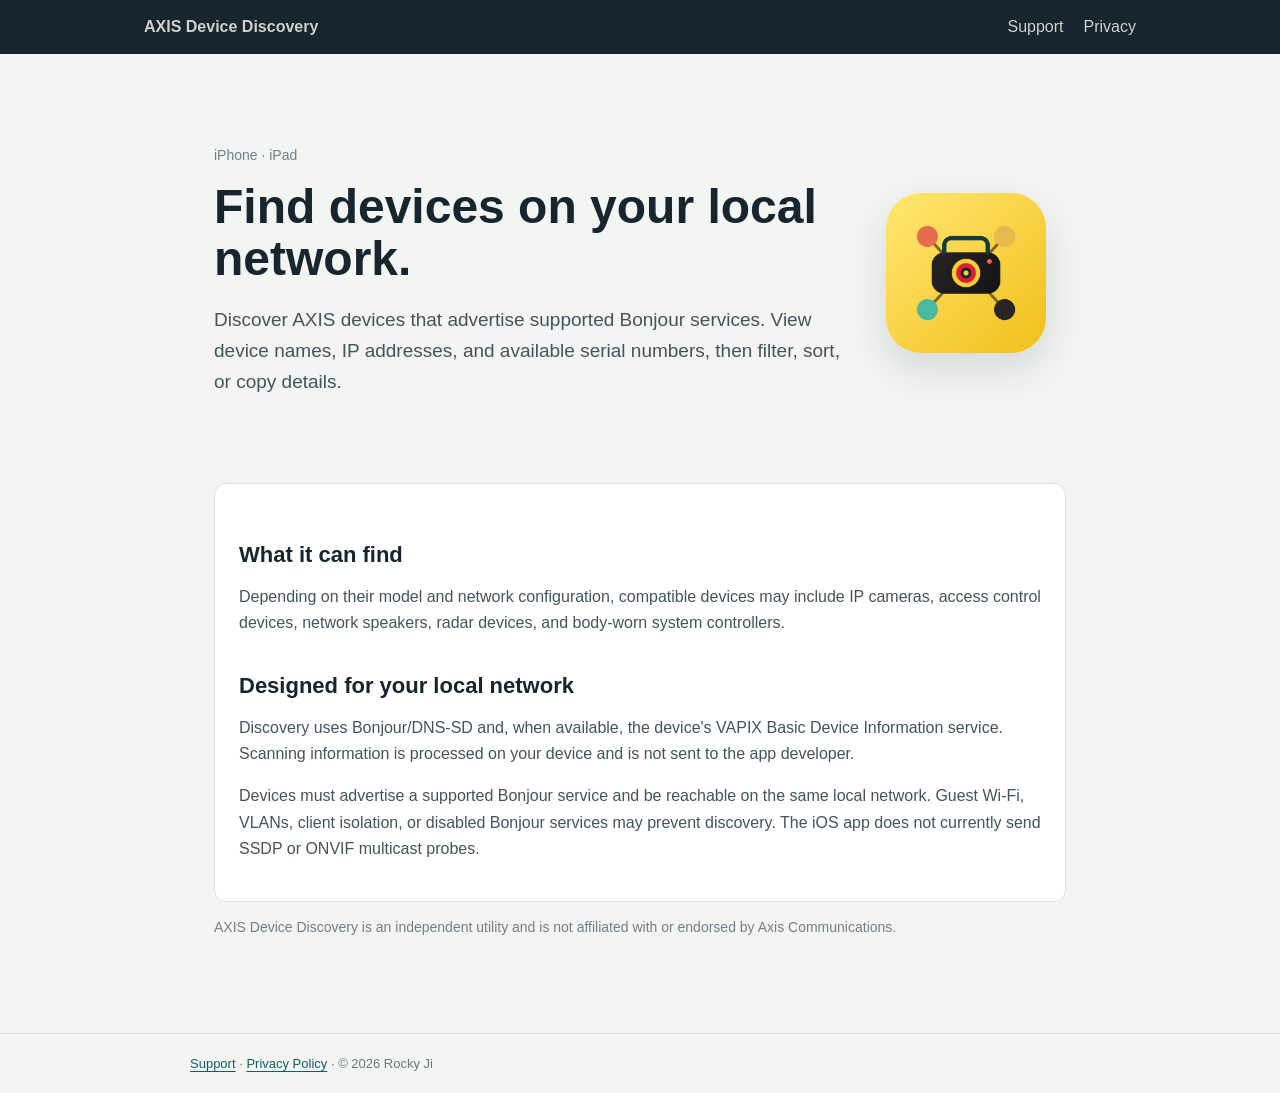
<file: docs/index.html>
<!doctype html>
<html lang="en">
<head>
  <meta charset="utf-8">
  <meta name="viewport" content="width=device-width, initial-scale=1">
  <meta name="description" content="Discover AXIS devices advertising supported Bonjour services on your local network.">
  <title>AXIS Device Discovery</title>
  <link rel="stylesheet" href="style.css">
</head>
<body>
<header><nav><a class="brand" href="index.html">AXIS Device Discovery</a><a href="support.html">Support</a><a href="privacy.html">Privacy</a></nav></header>
<main>
  <section class="hero">
    <div>
      <p class="meta">iPhone · iPad</p>
      <h1>Find devices on your local network.</h1>
      <p class="lead">Discover AXIS devices that advertise supported Bonjour services. View device names, IP addresses, and available serial numbers, then filter, sort, or copy details.</p>
    </div>
    <img src="assets/app-icon.png" alt="AXIS Device Discovery app icon">
  </section>
  <section class="panel">
    <h2>What it can find</h2>
    <p>Depending on their model and network configuration, compatible devices may include IP cameras, access control devices, network speakers, radar devices, and body-worn system controllers.</p>
    <h2>Designed for your local network</h2>
    <p>Discovery uses Bonjour/DNS-SD and, when available, the device's VAPIX Basic Device Information service. Scanning information is processed on your device and is not sent to the app developer.</p>
    <p>Devices must advertise a supported Bonjour service and be reachable on the same local network. Guest Wi-Fi, VLANs, client isolation, or disabled Bonjour services may prevent discovery. The iOS app does not currently send SSDP or ONVIF multicast probes.</p>
  </section>
  <p class="meta">AXIS Device Discovery is an independent utility and is not affiliated with or endorsed by Axis Communications.</p>
</main>
<footer><div><a href="support.html">Support</a> · <a href="privacy.html">Privacy Policy</a> · © 2026 Rocky Ji</div></footer>
</body>
</html>
</file>
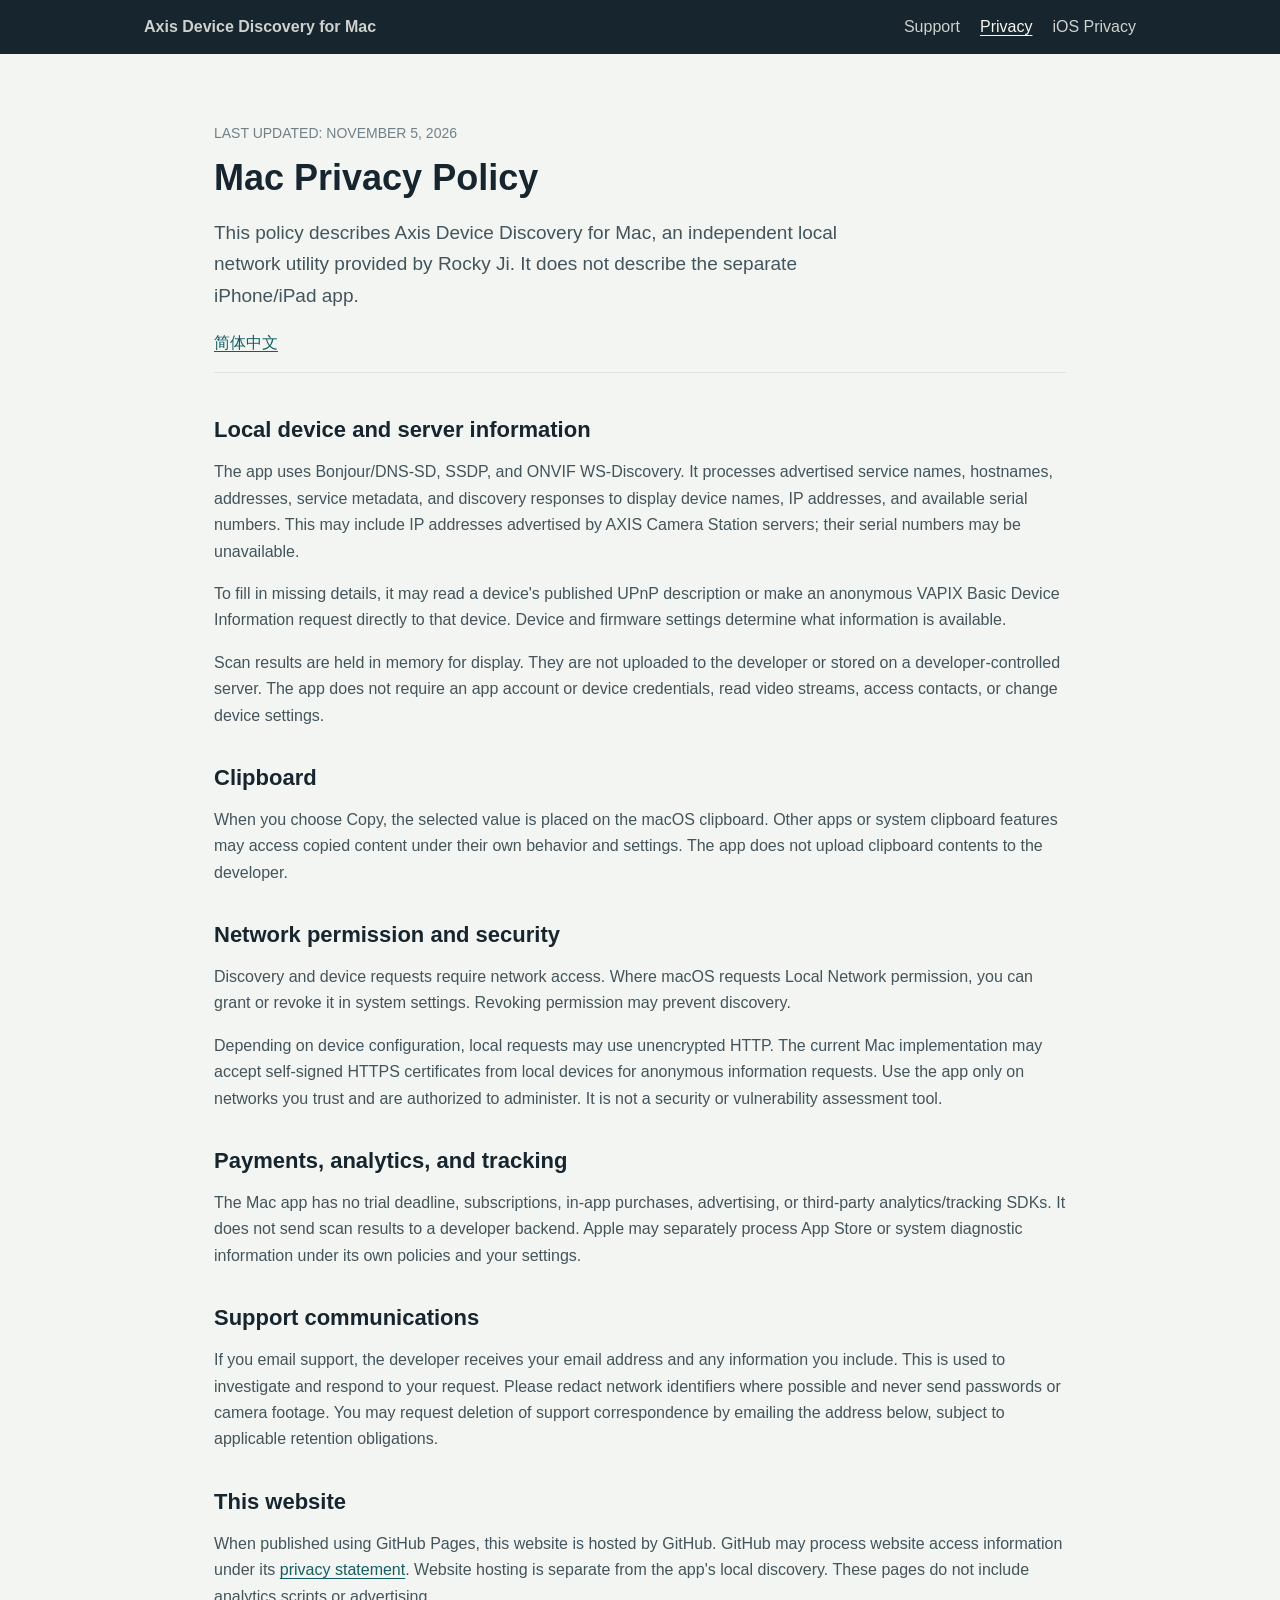
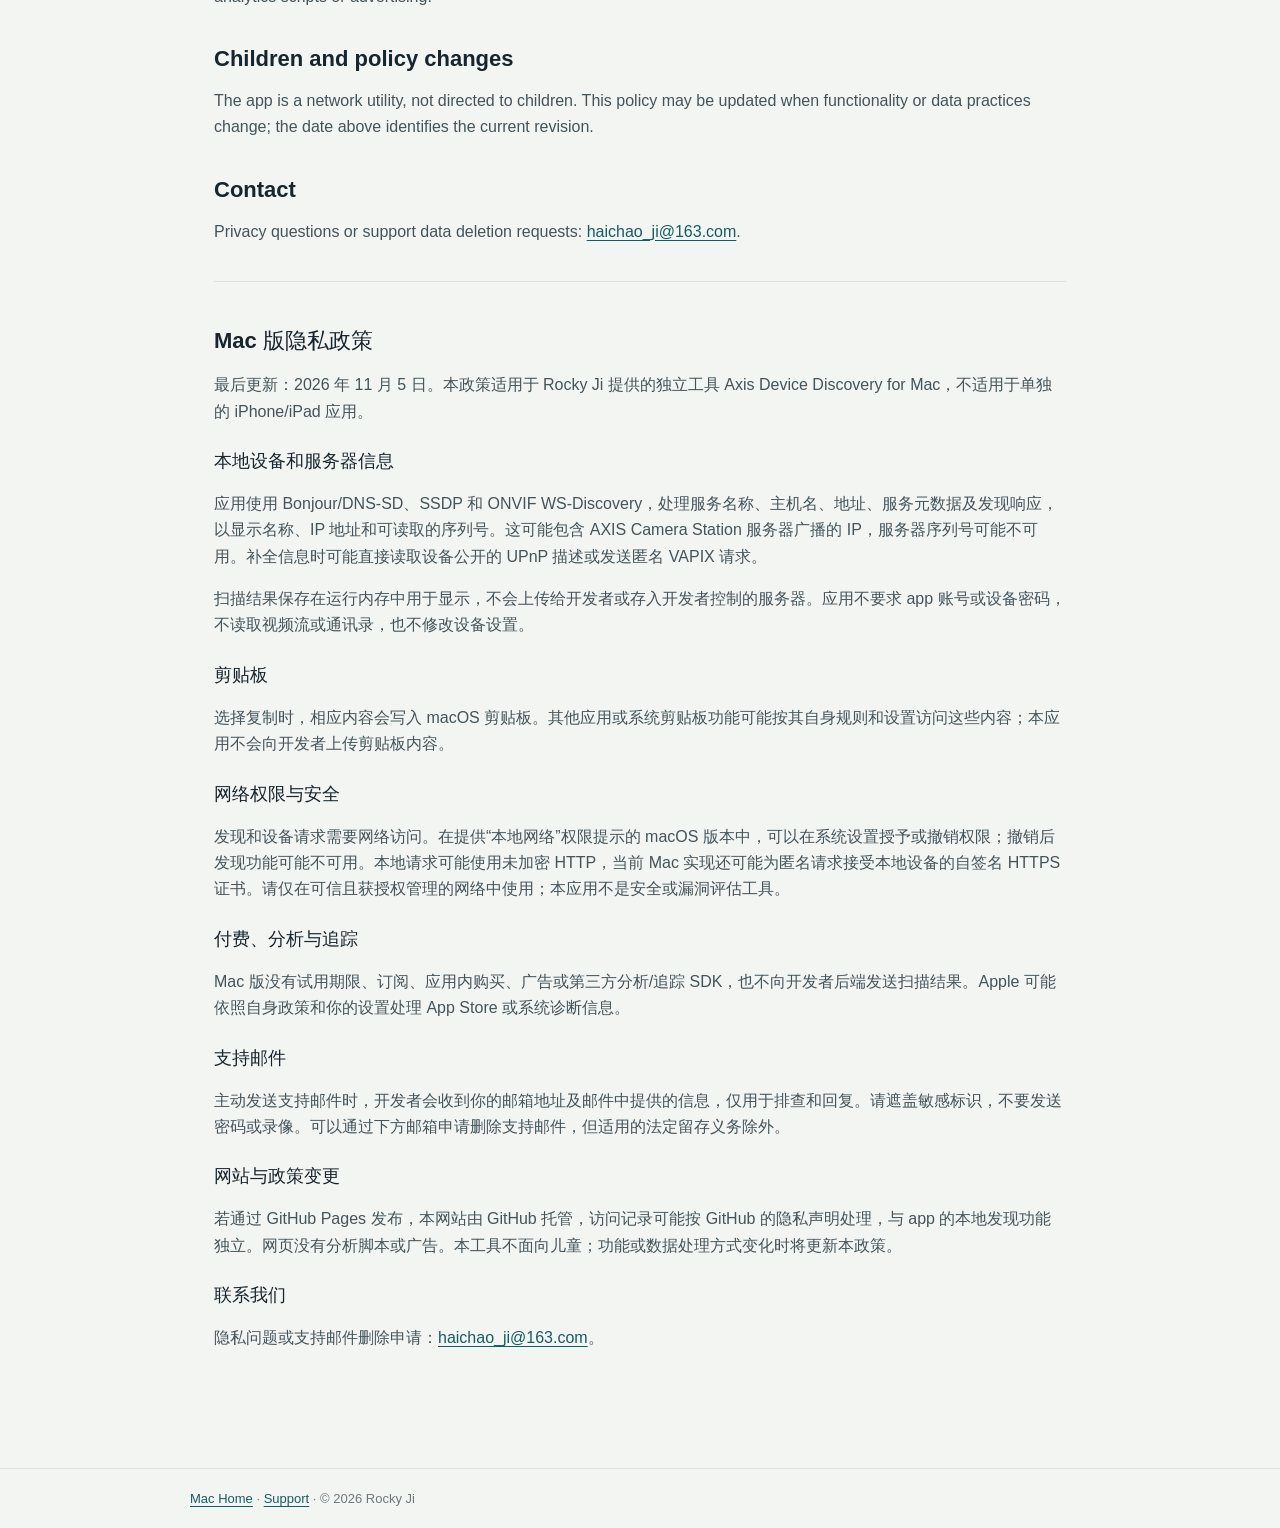
<file: docs/mac-privacy.html>
<!doctype html>
<html lang="en">
<head>
  <meta charset="utf-8">
  <meta name="viewport" content="width=device-width, initial-scale=1">
  <meta name="description" content="Privacy policy for the free Axis Device Discovery for Mac app.">
  <title>Mac Privacy Policy · Axis Device Discovery</title>
  <link rel="stylesheet" href="style.css">
  <link rel="stylesheet" href="mac.css">
  <link rel="icon" href="assets/app-icon.png" type="image/png">
</head>
<body class="mac-page">
<header><nav aria-label="Main navigation"><a class="brand" href="mac.html">Axis Device Discovery for Mac</a><a href="mac-support.html">Support</a><a href="mac-privacy.html" aria-current="page">Privacy</a><a href="privacy.html">iOS Privacy</a></nav></header>
<main>
  <p class="meta">LAST UPDATED: NOVEMBER 5, 2026</p>
  <h1>Mac Privacy Policy</h1>
  <p class="lead">This policy describes Axis Device Discovery for Mac, an independent local network utility provided by Rocky Ji. It does not describe the separate iPhone/iPad app.</p>
  <p><a href="#chinese" lang="zh-CN">简体中文</a></p>
  <section class="page-section" aria-labelledby="information">
    <h2 id="information">Local device and server information</h2>
    <p>The app uses Bonjour/DNS-SD, SSDP, and ONVIF WS-Discovery. It processes advertised service names, hostnames, addresses, service metadata, and discovery responses to display device names, IP addresses, and available serial numbers. This may include IP addresses advertised by AXIS Camera Station servers; their serial numbers may be unavailable.</p>
    <p>To fill in missing details, it may read a device's published UPnP description or make an anonymous VAPIX Basic Device Information request directly to that device. Device and firmware settings determine what information is available.</p>
    <p>Scan results are held in memory for display. They are not uploaded to the developer or stored on a developer-controlled server. The app does not require an app account or device credentials, read video streams, access contacts, or change device settings.</p>
    <h2>Clipboard</h2>
    <p>When you choose Copy, the selected value is placed on the macOS clipboard. Other apps or system clipboard features may access copied content under their own behavior and settings. The app does not upload clipboard contents to the developer.</p>
    <h2>Network permission and security</h2>
    <p>Discovery and device requests require network access. Where macOS requests Local Network permission, you can grant or revoke it in system settings. Revoking permission may prevent discovery.</p>
    <p>Depending on device configuration, local requests may use unencrypted HTTP. The current Mac implementation may accept self-signed HTTPS certificates from local devices for anonymous information requests. Use the app only on networks you trust and are authorized to administer. It is not a security or vulnerability assessment tool.</p>
    <h2>Payments, analytics, and tracking</h2>
    <p>The Mac app has no trial deadline, subscriptions, in-app purchases, advertising, or third-party analytics/tracking SDKs. It does not send scan results to a developer backend. Apple may separately process App Store or system diagnostic information under its own policies and your settings.</p>
    <h2>Support communications</h2>
    <p>If you email support, the developer receives your email address and any information you include. This is used to investigate and respond to your request. Please redact network identifiers where possible and never send passwords or camera footage. You may request deletion of support correspondence by emailing the address below, subject to applicable retention obligations.</p>
    <h2>This website</h2>
    <p>When published using GitHub Pages, this website is hosted by GitHub. GitHub may process website access information under its <a href="https://docs.github.com/en/site-policy/privacy-policies/github-general-privacy-statement">privacy statement</a>. Website hosting is separate from the app's local discovery. These pages do not include analytics scripts or advertising.</p>
    <h2>Children and policy changes</h2>
    <p>The app is a network utility, not directed to children. This policy may be updated when functionality or data practices change; the date above identifies the current revision.</p>
    <h2>Contact</h2>
    <p>Privacy questions or support data deletion requests: <a href="mailto:haichao_ji@163.com">haichao_ji@163.com</a>.</p>
  </section>
  <section class="page-section" id="chinese" lang="zh-CN" aria-labelledby="chinese-privacy">
    <h2 id="chinese-privacy">Mac 版隐私政策</h2>
    <p>最后更新：2026 年 11 月 5 日。本政策适用于 Rocky Ji 提供的独立工具 Axis Device Discovery for Mac，不适用于单独的 iPhone/iPad 应用。</p>
    <h3>本地设备和服务器信息</h3>
    <p>应用使用 Bonjour/DNS-SD、SSDP 和 ONVIF WS-Discovery，处理服务名称、主机名、地址、服务元数据及发现响应，以显示名称、IP 地址和可读取的序列号。这可能包含 AXIS Camera Station 服务器广播的 IP，服务器序列号可能不可用。补全信息时可能直接读取设备公开的 UPnP 描述或发送匿名 VAPIX 请求。</p>
    <p>扫描结果保存在运行内存中用于显示，不会上传给开发者或存入开发者控制的服务器。应用不要求 app 账号或设备密码，不读取视频流或通讯录，也不修改设备设置。</p>
    <h3>剪贴板</h3>
    <p>选择复制时，相应内容会写入 macOS 剪贴板。其他应用或系统剪贴板功能可能按其自身规则和设置访问这些内容；本应用不会向开发者上传剪贴板内容。</p>
    <h3>网络权限与安全</h3>
    <p>发现和设备请求需要网络访问。在提供“本地网络”权限提示的 macOS 版本中，可以在系统设置授予或撤销权限；撤销后发现功能可能不可用。本地请求可能使用未加密 HTTP，当前 Mac 实现还可能为匿名请求接受本地设备的自签名 HTTPS 证书。请仅在可信且获授权管理的网络中使用；本应用不是安全或漏洞评估工具。</p>
    <h3>付费、分析与追踪</h3>
    <p>Mac 版没有试用期限、订阅、应用内购买、广告或第三方分析/追踪 SDK，也不向开发者后端发送扫描结果。Apple 可能依照自身政策和你的设置处理 App Store 或系统诊断信息。</p>
    <h3>支持邮件</h3>
    <p>主动发送支持邮件时，开发者会收到你的邮箱地址及邮件中提供的信息，仅用于排查和回复。请遮盖敏感标识，不要发送密码或录像。可以通过下方邮箱申请删除支持邮件，但适用的法定留存义务除外。</p>
    <h3>网站与政策变更</h3>
    <p>若通过 GitHub Pages 发布，本网站由 GitHub 托管，访问记录可能按 GitHub 的隐私声明处理，与 app 的本地发现功能独立。网页没有分析脚本或广告。本工具不面向儿童；功能或数据处理方式变化时将更新本政策。</p>
    <h3>联系我们</h3>
    <p>隐私问题或支持邮件删除申请：<a href="mailto:haichao_ji@163.com">haichao_ji@163.com</a>。</p>
  </section>
</main>
<footer><div><a href="mac.html">Mac Home</a> · <a href="mac-support.html">Support</a> · © 2026 Rocky Ji</div></footer>
</body>
</html>
</file>
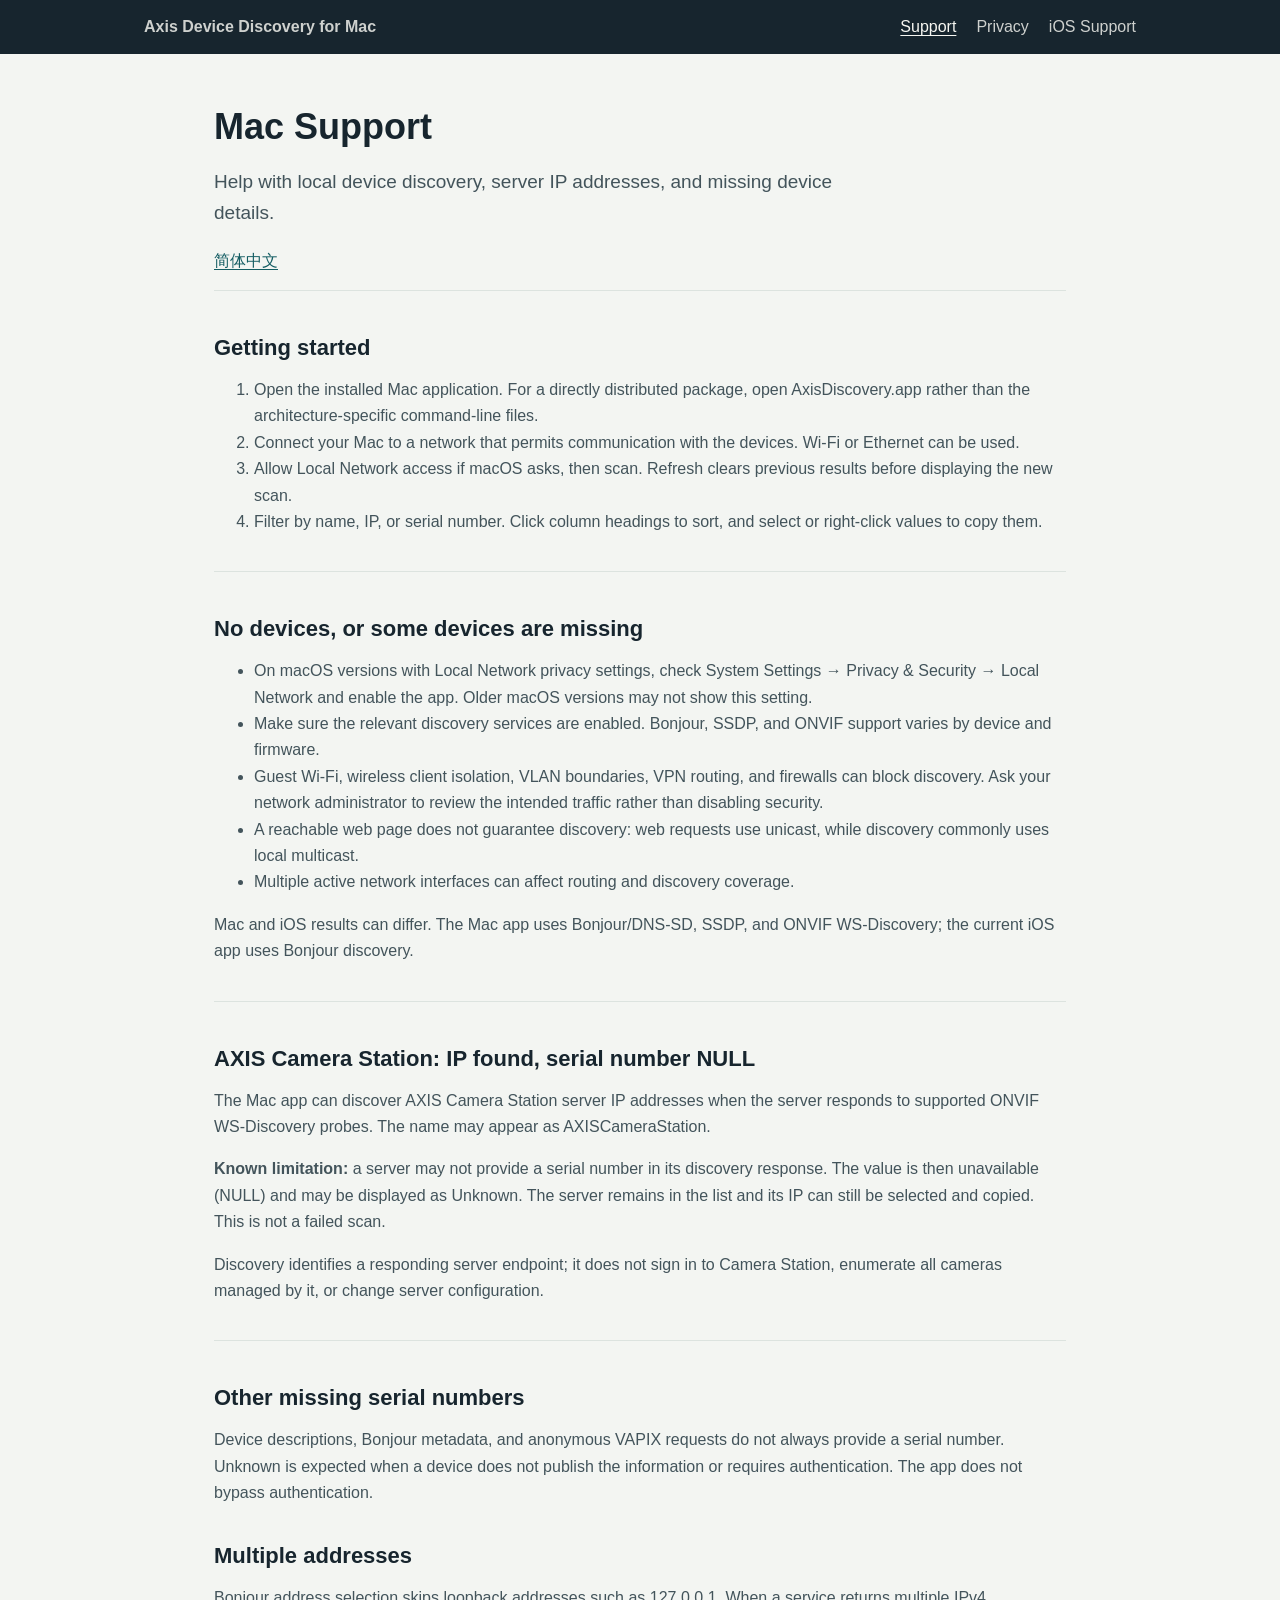
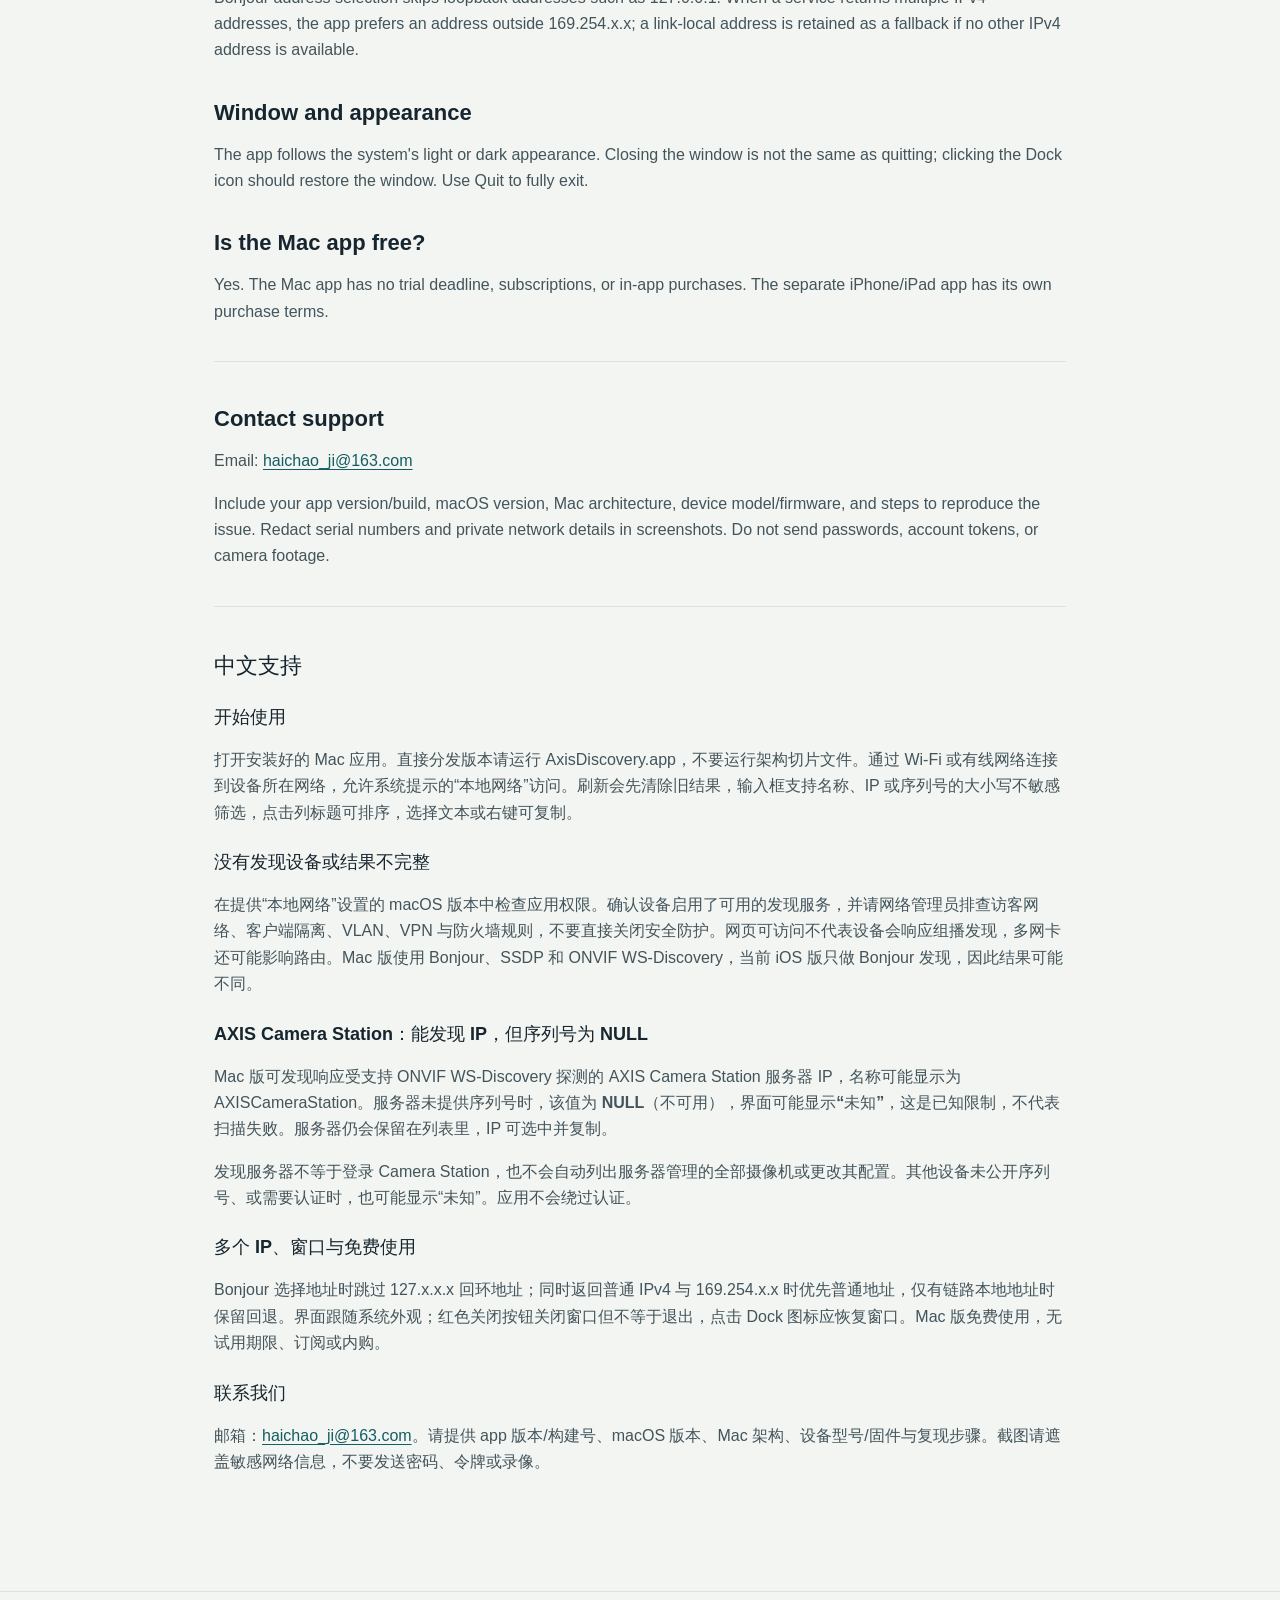
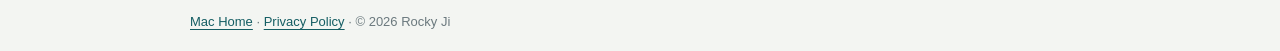
<file: docs/mac-support.html>
<!doctype html>
<html lang="en">
<head>
  <meta charset="utf-8">
  <meta name="viewport" content="width=device-width, initial-scale=1">
  <meta name="description" content="Support and known limitations for Axis Device Discovery for Mac, including AXIS Camera Station server discovery.">
  <title>Mac Support · Axis Device Discovery</title>
  <link rel="stylesheet" href="style.css">
  <link rel="stylesheet" href="mac.css">
  <link rel="icon" href="assets/app-icon.png" type="image/png">
</head>
<body class="mac-page">
<header><nav aria-label="Main navigation"><a class="brand" href="mac.html">Axis Device Discovery for Mac</a><a href="mac-support.html" aria-current="page">Support</a><a href="mac-privacy.html">Privacy</a><a href="support.html">iOS Support</a></nav></header>
<main>
  <h1>Mac Support</h1>
  <p class="lead">Help with local device discovery, server IP addresses, and missing device details.</p>
  <p><a href="#chinese" lang="zh-CN">简体中文</a></p>
  <section class="page-section" aria-labelledby="getting-started">
    <h2 id="getting-started">Getting started</h2>
    <ol>
      <li>Open the installed Mac application. For a directly distributed package, open AxisDiscovery.app rather than the architecture-specific command-line files.</li>
      <li>Connect your Mac to a network that permits communication with the devices. Wi-Fi or Ethernet can be used.</li>
      <li>Allow Local Network access if macOS asks, then scan. Refresh clears previous results before displaying the new scan.</li>
      <li>Filter by name, IP, or serial number. Click column headings to sort, and select or right-click values to copy them.</li>
    </ol>
  </section>
  <section class="page-section" aria-labelledby="missing-devices">
    <h2 id="missing-devices">No devices, or some devices are missing</h2>
    <ul>
      <li>On macOS versions with Local Network privacy settings, check System Settings → Privacy &amp; Security → Local Network and enable the app. Older macOS versions may not show this setting.</li>
      <li>Make sure the relevant discovery services are enabled. Bonjour, SSDP, and ONVIF support varies by device and firmware.</li>
      <li>Guest Wi-Fi, wireless client isolation, VLAN boundaries, VPN routing, and firewalls can block discovery. Ask your network administrator to review the intended traffic rather than disabling security.</li>
      <li>A reachable web page does not guarantee discovery: web requests use unicast, while discovery commonly uses local multicast.</li>
      <li>Multiple active network interfaces can affect routing and discovery coverage.</li>
    </ul>
    <p>Mac and iOS results can differ. The Mac app uses Bonjour/DNS-SD, SSDP, and ONVIF WS-Discovery; the current iOS app uses Bonjour discovery.</p>
  </section>
  <section class="page-section" id="camera-station" aria-labelledby="acs-title">
    <h2 id="acs-title">AXIS Camera Station: IP found, serial number NULL</h2>
    <p>The Mac app can discover AXIS Camera Station server IP addresses when the server responds to supported ONVIF WS-Discovery probes. The name may appear as AXISCameraStation.</p>
    <p><strong>Known limitation:</strong> a server may not provide a serial number in its discovery response. The value is then unavailable (NULL) and may be displayed as Unknown. The server remains in the list and its IP can still be selected and copied. This is not a failed scan.</p>
    <p>Discovery identifies a responding server endpoint; it does not sign in to Camera Station, enumerate all cameras managed by it, or change server configuration.</p>
  </section>
  <section class="page-section" aria-labelledby="other-details">
    <h2 id="other-details">Other missing serial numbers</h2>
    <p>Device descriptions, Bonjour metadata, and anonymous VAPIX requests do not always provide a serial number. Unknown is expected when a device does not publish the information or requires authentication. The app does not bypass authentication.</p>
    <h2>Multiple addresses</h2>
    <p>Bonjour address selection skips loopback addresses such as 127.0.0.1. When a service returns multiple IPv4 addresses, the app prefers an address outside 169.254.x.x; a link-local address is retained as a fallback if no other IPv4 address is available.</p>
    <h2>Window and appearance</h2>
    <p>The app follows the system's light or dark appearance. Closing the window is not the same as quitting; clicking the Dock icon should restore the window. Use Quit to fully exit.</p>
    <h2>Is the Mac app free?</h2>
    <p>Yes. The Mac app has no trial deadline, subscriptions, or in-app purchases. The separate iPhone/iPad app has its own purchase terms.</p>
  </section>
  <section class="page-section" aria-labelledby="contact">
    <h2 id="contact">Contact support</h2>
    <p>Email: <a href="mailto:haichao_ji@163.com">haichao_ji@163.com</a></p>
    <p>Include your app version/build, macOS version, Mac architecture, device model/firmware, and steps to reproduce the issue. Redact serial numbers and private network details in screenshots. Do not send passwords, account tokens, or camera footage.</p>
  </section>
  <section class="page-section" id="chinese" lang="zh-CN" aria-labelledby="chinese-support">
    <h2 id="chinese-support">中文支持</h2>
    <h3>开始使用</h3>
    <p>打开安装好的 Mac 应用。直接分发版本请运行 AxisDiscovery.app，不要运行架构切片文件。通过 Wi-Fi 或有线网络连接到设备所在网络，允许系统提示的“本地网络”访问。刷新会先清除旧结果，输入框支持名称、IP 或序列号的大小写不敏感筛选，点击列标题可排序，选择文本或右键可复制。</p>
    <h3>没有发现设备或结果不完整</h3>
    <p>在提供“本地网络”设置的 macOS 版本中检查应用权限。确认设备启用了可用的发现服务，并请网络管理员排查访客网络、客户端隔离、VLAN、VPN 与防火墙规则，不要直接关闭安全防护。网页可访问不代表设备会响应组播发现，多网卡还可能影响路由。Mac 版使用 Bonjour、SSDP 和 ONVIF WS-Discovery，当前 iOS 版只做 Bonjour 发现，因此结果可能不同。</p>
    <h3>AXIS Camera Station：能发现 IP，但序列号为 NULL</h3>
    <p>Mac 版可发现响应受支持 ONVIF WS-Discovery 探测的 AXIS Camera Station 服务器 IP，名称可能显示为 AXISCameraStation。<strong>服务器未提供序列号时，该值为 NULL（不可用），界面可能显示“未知”，这是已知限制，不代表扫描失败。</strong>服务器仍会保留在列表里，IP 可选中并复制。</p>
    <p>发现服务器不等于登录 Camera Station，也不会自动列出服务器管理的全部摄像机或更改其配置。其他设备未公开序列号、或需要认证时，也可能显示“未知”。应用不会绕过认证。</p>
    <h3>多个 IP、窗口与免费使用</h3>
    <p>Bonjour 选择地址时跳过 127.x.x.x 回环地址；同时返回普通 IPv4 与 169.254.x.x 时优先普通地址，仅有链路本地地址时保留回退。界面跟随系统外观；红色关闭按钮关闭窗口但不等于退出，点击 Dock 图标应恢复窗口。Mac 版免费使用，无试用期限、订阅或内购。</p>
    <h3>联系我们</h3>
    <p>邮箱：<a href="mailto:haichao_ji@163.com">haichao_ji@163.com</a>。请提供 app 版本/构建号、macOS 版本、Mac 架构、设备型号/固件与复现步骤。截图请遮盖敏感网络信息，不要发送密码、令牌或录像。</p>
  </section>
</main>
<footer><div><a href="mac.html">Mac Home</a> · <a href="mac-privacy.html">Privacy Policy</a> · © 2026 Rocky Ji</div></footer>
</body>
</html>
</file>
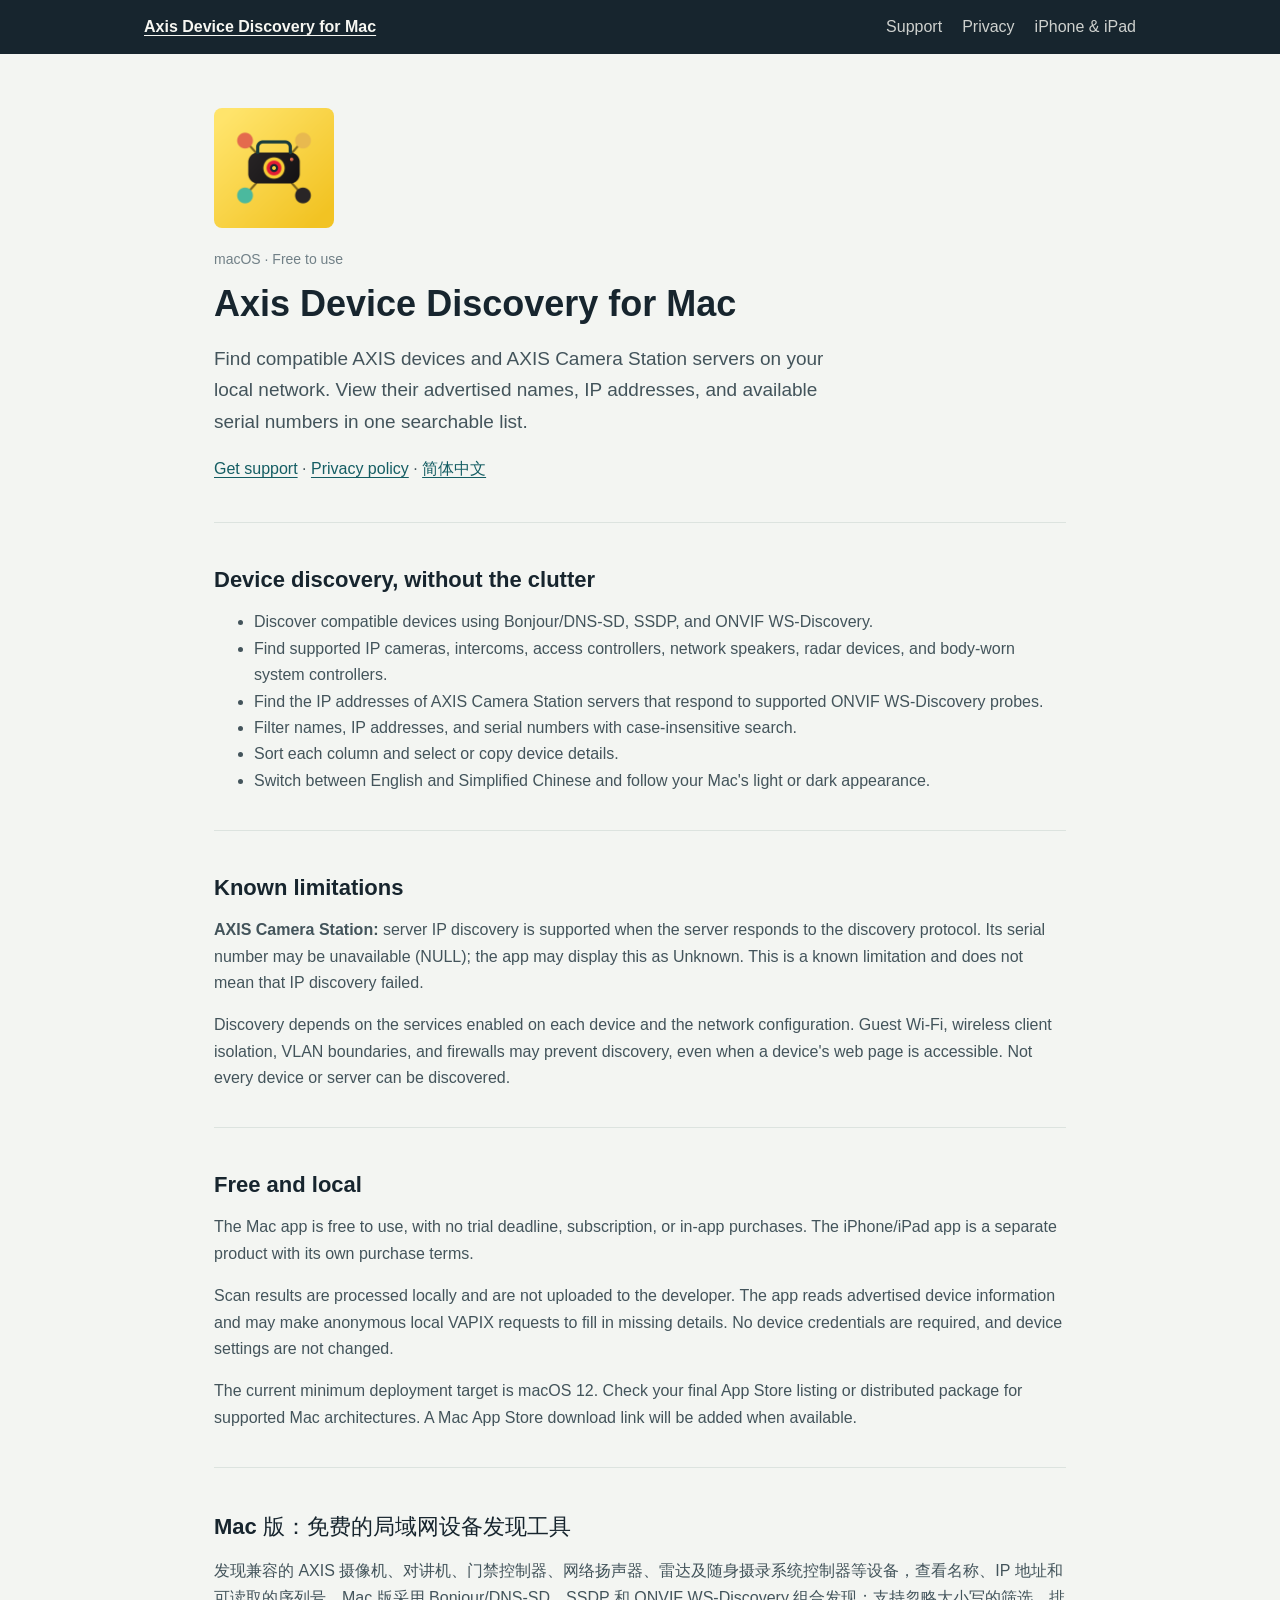
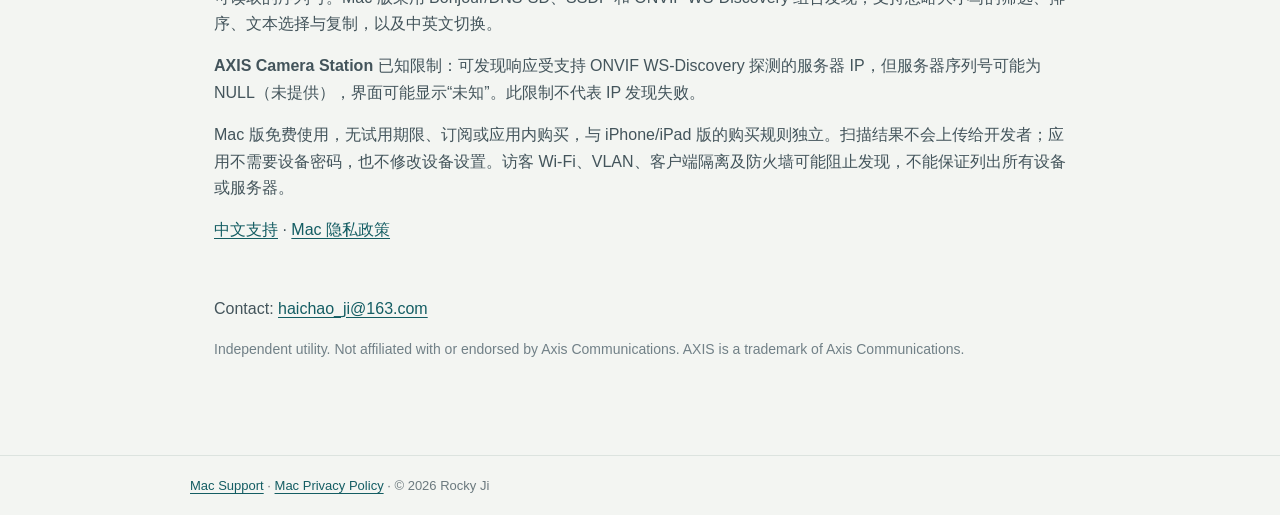
<file: docs/mac.html>
<!doctype html>
<html lang="en">
<head>
  <meta charset="utf-8">
  <meta name="viewport" content="width=device-width, initial-scale=1">
  <meta name="description" content="A free Mac utility to discover compatible AXIS devices and AXIS Camera Station servers on your local network.">
  <title>Axis Device Discovery for Mac</title>
  <link rel="stylesheet" href="style.css">
  <link rel="stylesheet" href="mac.css">
  <link rel="icon" href="assets/app-icon.png" type="image/png">
</head>
<body class="mac-page">
<header><nav aria-label="Main navigation"><a class="brand" href="mac.html" aria-current="page">Axis Device Discovery for Mac</a><a href="mac-support.html">Support</a><a href="mac-privacy.html">Privacy</a><a href="index.html">iPhone &amp; iPad</a></nav></header>
<main>
  <section class="intro" aria-labelledby="product-name">
    <img class="app-icon" src="assets/app-icon.png" width="120" height="120" alt="Axis Device Discovery app icon">
    <p class="meta">macOS · Free to use</p>
    <h1 id="product-name">Axis Device Discovery for Mac</h1>
    <p class="lead">Find compatible AXIS devices and AXIS Camera Station servers on your local network. View their advertised names, IP addresses, and available serial numbers in one searchable list.</p>
    <p><a href="mac-support.html">Get support</a> · <a href="mac-privacy.html">Privacy policy</a> · <a href="#chinese" lang="zh-CN">简体中文</a></p>
  </section>
  <section class="page-section" aria-labelledby="features">
    <h2 id="features">Device discovery, without the clutter</h2>
    <ul>
      <li>Discover compatible devices using Bonjour/DNS-SD, SSDP, and ONVIF WS-Discovery.</li>
      <li>Find supported IP cameras, intercoms, access controllers, network speakers, radar devices, and body-worn system controllers.</li>
      <li>Find the IP addresses of AXIS Camera Station servers that respond to supported ONVIF WS-Discovery probes.</li>
      <li>Filter names, IP addresses, and serial numbers with case-insensitive search.</li>
      <li>Sort each column and select or copy device details.</li>
      <li>Switch between English and Simplified Chinese and follow your Mac's light or dark appearance.</li>
    </ul>
  </section>
  <section class="page-section" aria-labelledby="limitations">
    <h2 id="limitations">Known limitations</h2>
    <p><strong>AXIS Camera Station:</strong> server IP discovery is supported when the server responds to the discovery protocol. Its serial number may be unavailable (NULL); the app may display this as Unknown. This is a known limitation and does not mean that IP discovery failed.</p>
    <p>Discovery depends on the services enabled on each device and the network configuration. Guest Wi-Fi, wireless client isolation, VLAN boundaries, and firewalls may prevent discovery, even when a device's web page is accessible. Not every device or server can be discovered.</p>
  </section>
  <section class="page-section" aria-labelledby="free-local">
    <h2 id="free-local">Free and local</h2>
    <p>The Mac app is free to use, with no trial deadline, subscription, or in-app purchases. The iPhone/iPad app is a separate product with its own purchase terms.</p>
    <p>Scan results are processed locally and are not uploaded to the developer. The app reads advertised device information and may make anonymous local VAPIX requests to fill in missing details. No device credentials are required, and device settings are not changed.</p>
    <p>The current minimum deployment target is macOS 12. Check your final App Store listing or distributed package for supported Mac architectures. A Mac App Store download link will be added when available.</p>
  </section>
  <section class="page-section" id="chinese" lang="zh-CN" aria-labelledby="chinese-title">
    <h2 id="chinese-title">Mac 版：免费的局域网设备发现工具</h2>
    <p>发现兼容的 AXIS 摄像机、对讲机、门禁控制器、网络扬声器、雷达及随身摄录系统控制器等设备，查看名称、IP 地址和可读取的序列号。Mac 版采用 Bonjour/DNS-SD、SSDP 和 ONVIF WS-Discovery 组合发现；支持忽略大小写的筛选、排序、文本选择与复制，以及中英文切换。</p>
    <p><strong>AXIS Camera Station 已知限制：</strong>可发现响应受支持 ONVIF WS-Discovery 探测的服务器 IP，但服务器序列号可能为 NULL（未提供），界面可能显示“未知”。此限制不代表 IP 发现失败。</p>
    <p>Mac 版免费使用，无试用期限、订阅或应用内购买，与 iPhone/iPad 版的购买规则独立。扫描结果不会上传给开发者；应用不需要设备密码，也不修改设备设置。访客 Wi-Fi、VLAN、客户端隔离及防火墙可能阻止发现，不能保证列出所有设备或服务器。</p>
    <p><a href="mac-support.html#chinese" hreflang="zh-CN">中文支持</a> · <a href="mac-privacy.html#chinese" hreflang="zh-CN">Mac 隐私政策</a></p>
  </section>
  <p>Contact: <a href="mailto:haichao_ji@163.com">haichao_ji@163.com</a></p>
  <p class="meta">Independent utility. Not affiliated with or endorsed by Axis Communications. AXIS is a trademark of Axis Communications.</p>
</main>
<footer><div><a href="mac-support.html">Mac Support</a> · <a href="mac-privacy.html">Mac Privacy Policy</a> · © 2026 Rocky Ji</div></footer>
</body>
</html>
</file>
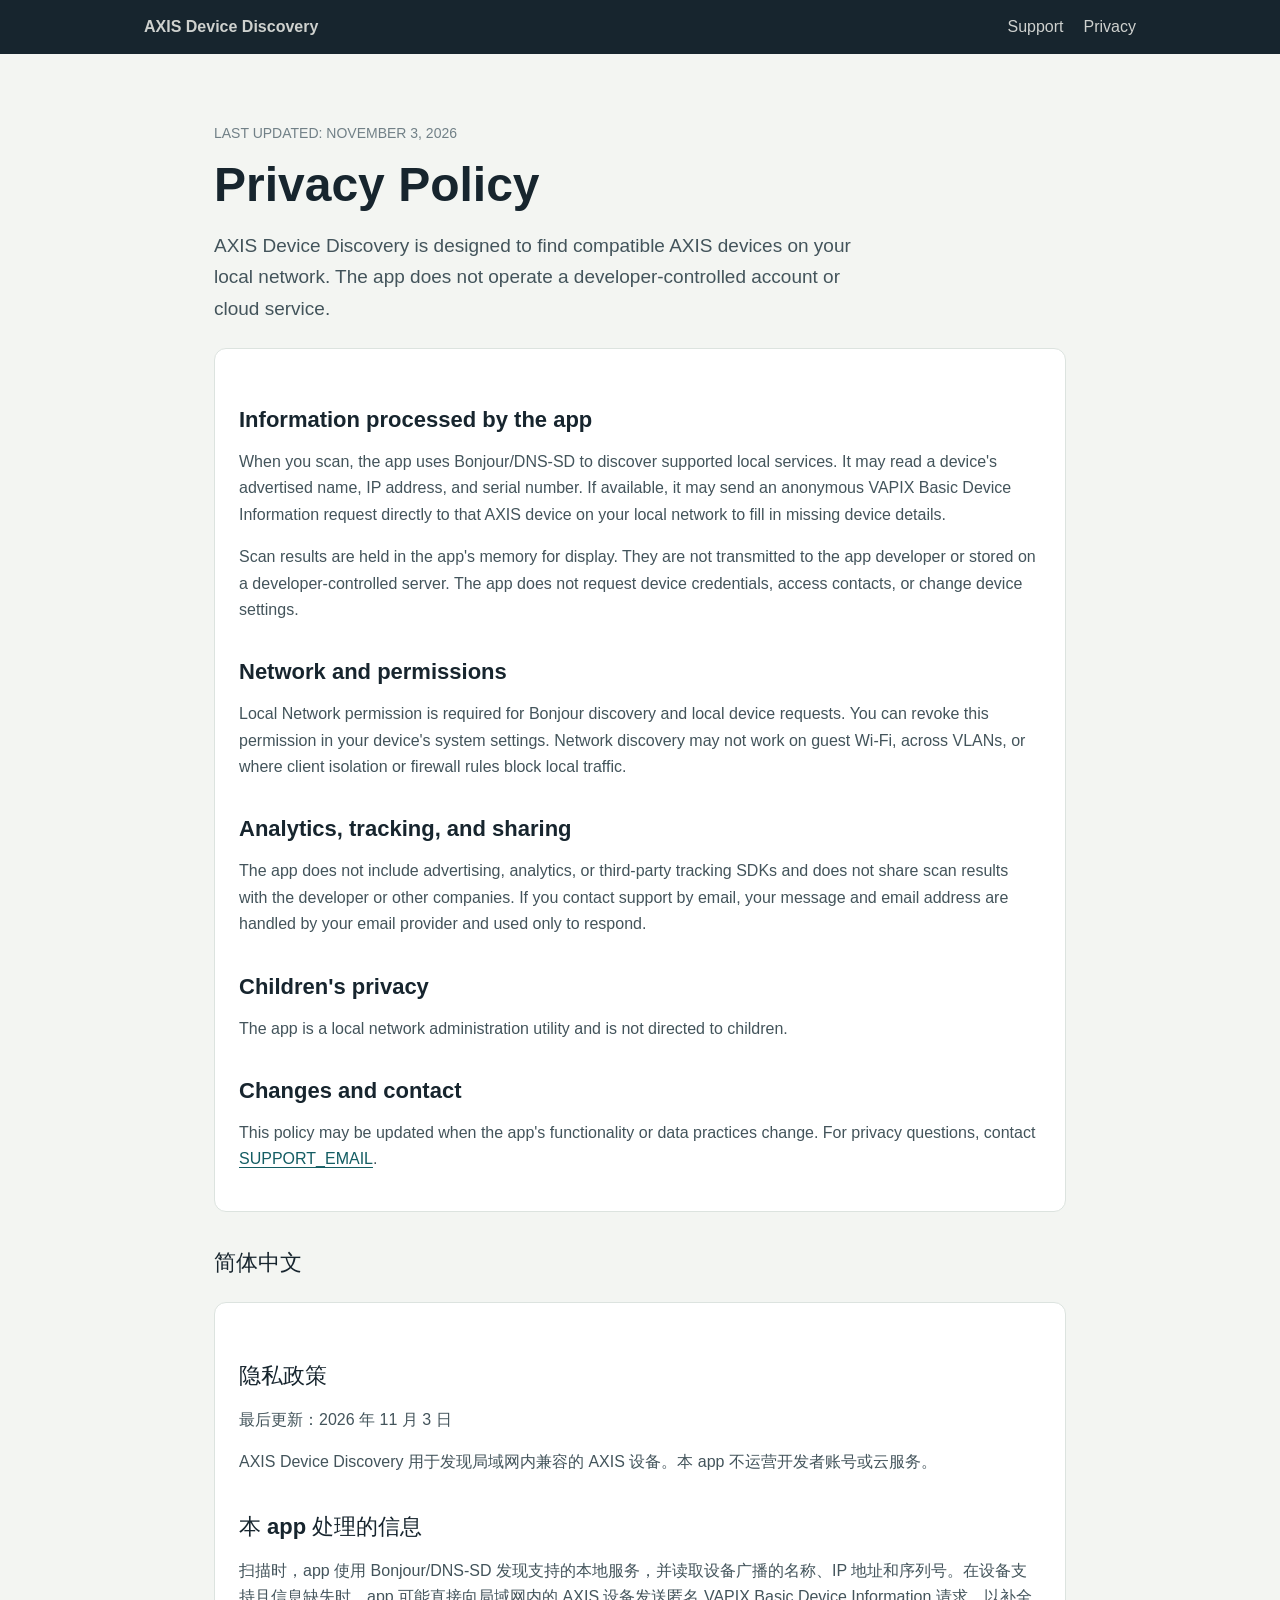
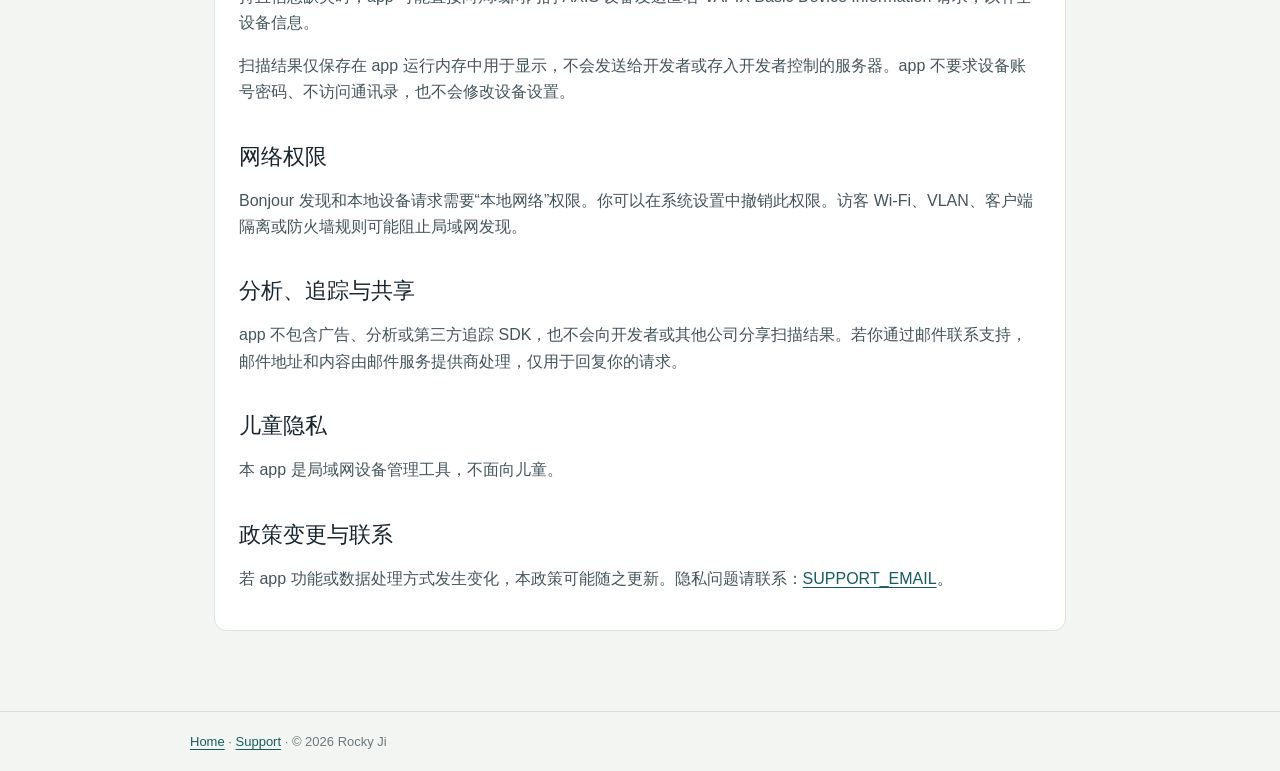
<file: docs/privacy.html>
<!doctype html>
<html lang="en">
<head>
  <meta charset="utf-8">
  <meta name="viewport" content="width=device-width, initial-scale=1">
  <meta name="description" content="Privacy policy for AXIS Device Discovery.">
  <title>Privacy Policy · AXIS Device Discovery</title>
  <link rel="stylesheet" href="style.css">
</head>
<body>
<header><nav><a class="brand" href="index.html">AXIS Device Discovery</a><a href="support.html">Support</a><a href="privacy.html">Privacy</a></nav></header>
<main>
  <p class="meta">LAST UPDATED: NOVEMBER 3, 2026</p>
  <h1>Privacy Policy</h1>
  <p class="lead">AXIS Device Discovery is designed to find compatible AXIS devices on your local network. The app does not operate a developer-controlled account or cloud service.</p>
  <section class="panel">
    <h2>Information processed by the app</h2>
    <p>When you scan, the app uses Bonjour/DNS-SD to discover supported local services. It may read a device's advertised name, IP address, and serial number. If available, it may send an anonymous VAPIX Basic Device Information request directly to that AXIS device on your local network to fill in missing device details.</p>
    <p>Scan results are held in the app's memory for display. They are not transmitted to the app developer or stored on a developer-controlled server. The app does not request device credentials, access contacts, or change device settings.</p>
    <h2>Network and permissions</h2>
    <p>Local Network permission is required for Bonjour discovery and local device requests. You can revoke this permission in your device's system settings. Network discovery may not work on guest Wi-Fi, across VLANs, or where client isolation or firewall rules block local traffic.</p>
    <h2>Analytics, tracking, and sharing</h2>
    <p>The app does not include advertising, analytics, or third-party tracking SDKs and does not share scan results with the developer or other companies. If you contact support by email, your message and email address are handled by your email provider and used only to respond.</p>
    <h2>Children's privacy</h2>
    <p>The app is a local network administration utility and is not directed to children.</p>
    <h2>Changes and contact</h2>
    <p>This policy may be updated when the app's functionality or data practices change. For privacy questions, contact <a href="mailto:haichao_ji@163.com">SUPPORT_EMAIL</a>.</p>
  </section>
  <h2>简体中文</h2>
  <section class="panel">
    <h2>隐私政策</h2>
    <p>最后更新：2026 年 11 月 3 日</p>
    <p>AXIS Device Discovery 用于发现局域网内兼容的 AXIS 设备。本 app 不运营开发者账号或云服务。</p>
    <h2>本 app 处理的信息</h2>
    <p>扫描时，app 使用 Bonjour/DNS-SD 发现支持的本地服务，并读取设备广播的名称、IP 地址和序列号。在设备支持且信息缺失时，app 可能直接向局域网内的 AXIS 设备发送匿名 VAPIX Basic Device Information 请求，以补全设备信息。</p>
    <p>扫描结果仅保存在 app 运行内存中用于显示，不会发送给开发者或存入开发者控制的服务器。app 不要求设备账号密码、不访问通讯录，也不会修改设备设置。</p>
    <h2>网络权限</h2>
    <p>Bonjour 发现和本地设备请求需要“本地网络”权限。你可以在系统设置中撤销此权限。访客 Wi-Fi、VLAN、客户端隔离或防火墙规则可能阻止局域网发现。</p>
    <h2>分析、追踪与共享</h2>
    <p>app 不包含广告、分析或第三方追踪 SDK，也不会向开发者或其他公司分享扫描结果。若你通过邮件联系支持，邮件地址和内容由邮件服务提供商处理，仅用于回复你的请求。</p>
    <h2>儿童隐私</h2>
    <p>本 app 是局域网设备管理工具，不面向儿童。</p>
    <h2>政策变更与联系</h2>
    <p>若 app 功能或数据处理方式发生变化，本政策可能随之更新。隐私问题请联系：<a href="mailto:haichao_ji@163.com">SUPPORT_EMAIL</a>。</p>
  </section>
</main>
<footer><div><a href="index.html">Home</a> · <a href="support.html">Support</a> · © 2026 Rocky Ji</div></footer>
</body>
</html>
</file>
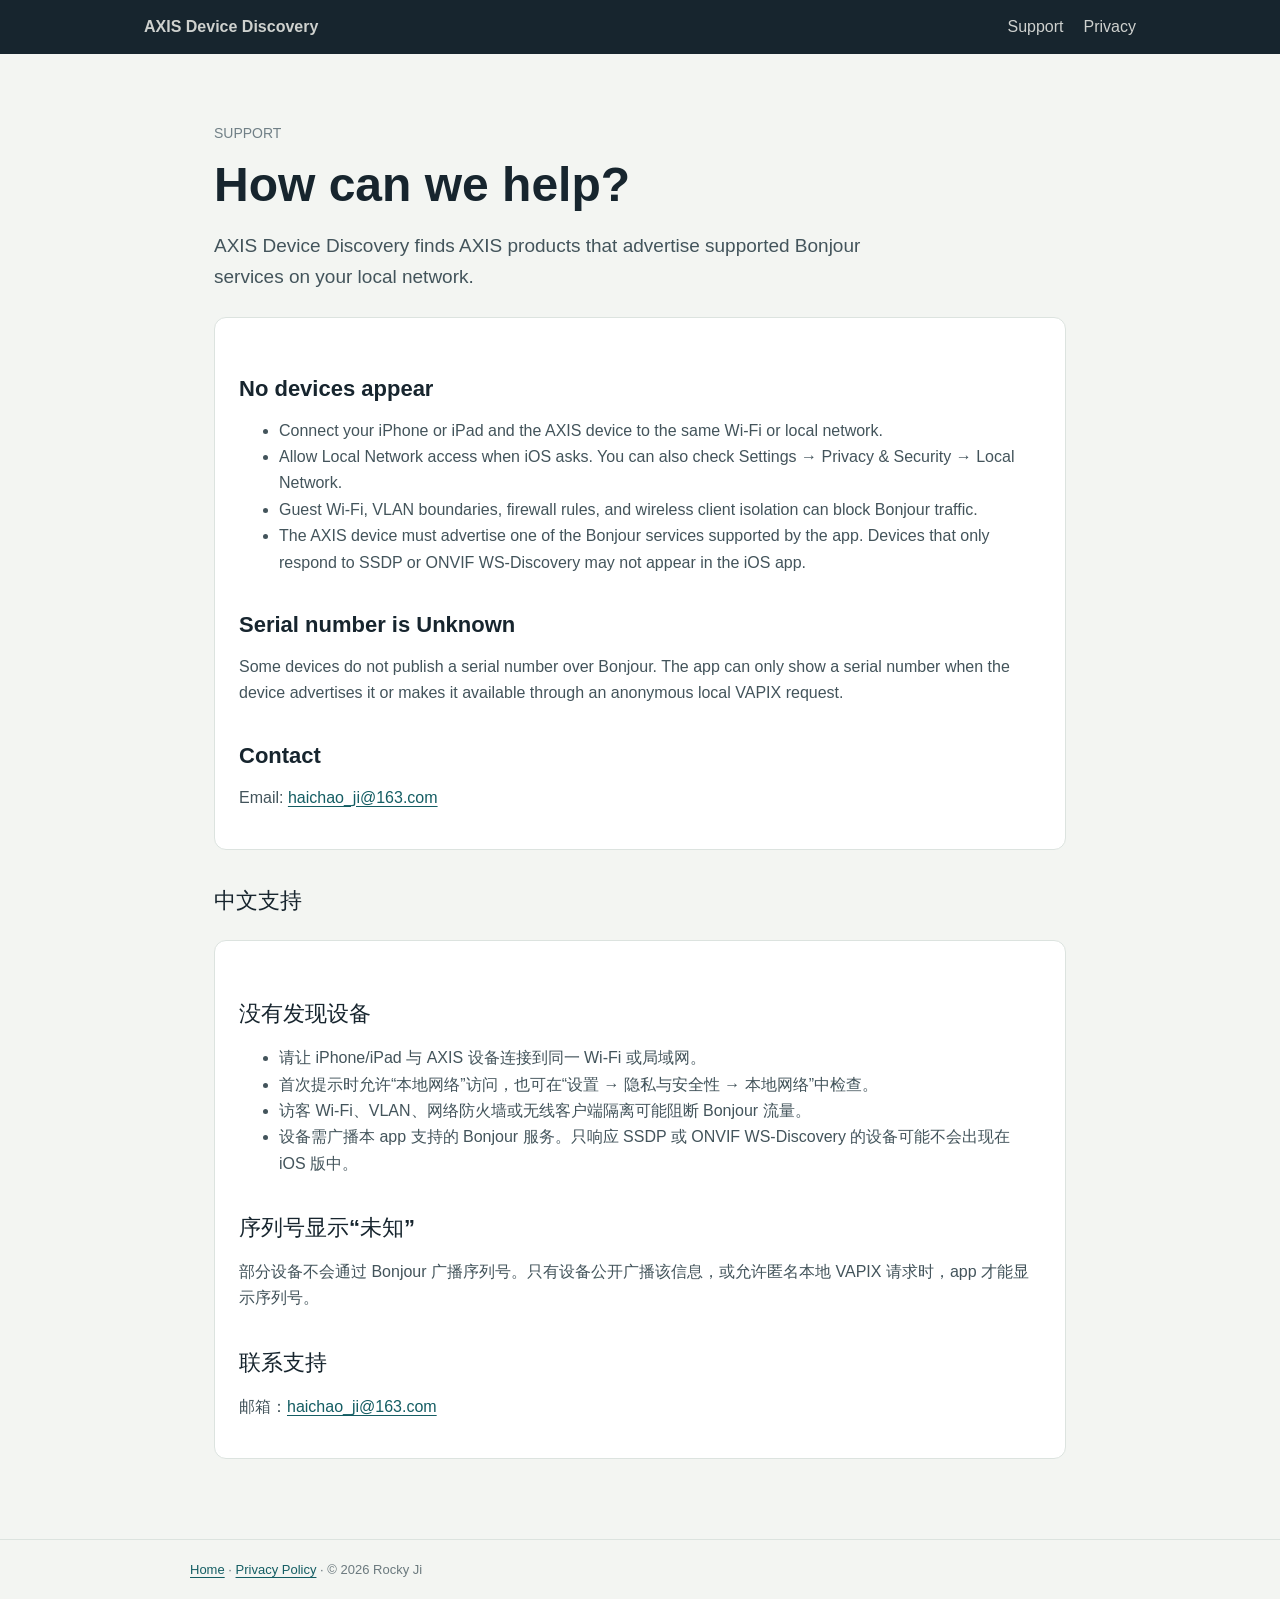
<file: docs/support.html>
<!doctype html>
<!doctype html>
<html lang="en">
<head>
  <meta charset="utf-8">
  <meta name="viewport" content="width=device-width, initial-scale=1">
  <meta name="description" content="Support for AXIS Device Discovery.">
  <title>Support · AXIS Device Discovery</title>
  <link rel="stylesheet" href="style.css">
</head>
<body>
<header><nav><a class="brand" href="index.html">AXIS Device Discovery</a><a href="support.html">Support</a><a href="privacy.html">Privacy</a></nav></header>
<main>
  <p class="meta">SUPPORT</p>
  <h1>How can we help?</h1>
  <p class="lead">AXIS Device Discovery finds AXIS products that advertise supported Bonjour services on your local network.</p>
  <section class="panel">
    <h2>No devices appear</h2>
    <ul>
      <li>Connect your iPhone or iPad and the AXIS device to the same Wi-Fi or local network.</li>
      <li>Allow Local Network access when iOS asks. You can also check Settings → Privacy &amp; Security → Local Network.</li>
      <li>Guest Wi-Fi, VLAN boundaries, firewall rules, and wireless client isolation can block Bonjour traffic.</li>
      <li>The AXIS device must advertise one of the Bonjour services supported by the app. Devices that only respond to SSDP or ONVIF WS-Discovery may not appear in the iOS app.</li>
    </ul>
    <h2>Serial number is Unknown</h2>
    <p>Some devices do not publish a serial number over Bonjour. The app can only show a serial number when the device advertises it or makes it available through an anonymous local VAPIX request.</p>
    <h2>Contact</h2>
    <p>Email: <a href="mailto:haichao_ji@163.com">haichao_ji@163.com</a></p>
  </section>
  <h2>中文支持</h2>
  <section class="panel">
    <h2>没有发现设备</h2>
    <ul>
      <li>请让 iPhone/iPad 与 AXIS 设备连接到同一 Wi-Fi 或局域网。</li>
      <li>首次提示时允许“本地网络”访问，也可在“设置 → 隐私与安全性 → 本地网络”中检查。</li>
      <li>访客 Wi-Fi、VLAN、网络防火墙或无线客户端隔离可能阻断 Bonjour 流量。</li>
      <li>设备需广播本 app 支持的 Bonjour 服务。只响应 SSDP 或 ONVIF WS-Discovery 的设备可能不会出现在 iOS 版中。</li>
    </ul>
    <h2>序列号显示“未知”</h2>
    <p>部分设备不会通过 Bonjour 广播序列号。只有设备公开广播该信息，或允许匿名本地 VAPIX 请求时，app 才能显示序列号。</p>
    <h2>联系支持</h2>
    <p>邮箱：<a href="mailto:haichao_ji@163.com">haichao_ji@163.com</a></p>
  </section>
</main>
<footer><div><a href="index.html">Home</a> · <a href="privacy.html">Privacy Policy</a> · © 2026 Rocky Ji</div></footer>
</body>
</html>
</file>
<file: docs/style.css>
:root { color-scheme: light; font-family: -apple-system, BlinkMacSystemFont, "Segoe UI", sans-serif; color: #17252e; background: #f3f5f2; font-synthesis: none; }
* { box-sizing: border-box; }
body { margin: 0; }
a { color: #145d63; text-underline-offset: 3px; }
header { background: #17252e; color: #f7f7f2; }
nav { max-width: 1040px; margin: auto; padding: 18px 24px; display: flex; align-items: center; gap: 20px; }
nav a { color: inherit; text-decoration: none; opacity: .82; }
nav a:hover { opacity: 1; }
.brand { margin-right: auto; font-weight: 700; }
main { max-width: 900px; margin: auto; padding: 54px 24px 80px; }
.hero { display: grid; grid-template-columns: 1fr 180px; align-items: center; gap: 40px; padding: 22px 0 42px; }
.hero img { width: 160px; height: 160px; border-radius: 35px; box-shadow: 0 16px 38px #10252a22; }
h1 { margin: 0 0 14px; font-size: clamp(32px, 5vw, 48px); line-height: 1.08; letter-spacing: 0; }
h2 { margin: 36px 0 12px; font-size: 22px; letter-spacing: 0; }
p, li { color: #43545b; line-height: 1.65; }
.lead { font-size: 19px; max-width: 650px; }
.meta { color: #718087; font-size: 14px; }
.panel { margin-top: 24px; padding: 22px 24px; border: 1px solid #dce3df; border-radius: 12px; background: #fff; }
footer { border-top: 1px solid #dce3df; padding: 22px 24px; color: #6b797e; font-size: 13px; }
footer div { max-width: 900px; margin: auto; }
@media (max-width: 620px) { nav { gap: 14px; flex-wrap: wrap; } .hero { grid-template-columns: 1fr; gap: 20px; } .hero img { width: 112px; height: 112px; border-radius: 26px; } main { padding-top: 32px; } }
</file>
<file: docs/mac.css>
.mac-page h1 { font-size: 36px; overflow-wrap: anywhere; }
.mac-page h3 { margin-top: 24px; font-size: 18px; }
.mac-page nav a { overflow-wrap: anywhere; }
.mac-page nav a[aria-current="page"] { opacity: 1; text-decoration: underline; }
.mac-page .intro { padding-bottom: 24px; }
.mac-page .app-icon { display: block; width: 120px; height: 120px; margin-bottom: 20px; border-radius: 8px; }
.mac-page .page-section { padding: 8px 0 20px; border-top: 1px solid #dce3df; }
.mac-page p, .mac-page li, .mac-page a { overflow-wrap: anywhere; }
.mac-page section[id] { scroll-margin-top: 20px; }
@media (max-width: 620px) { .mac-page h1 { font-size: 30px; } }
</file>
